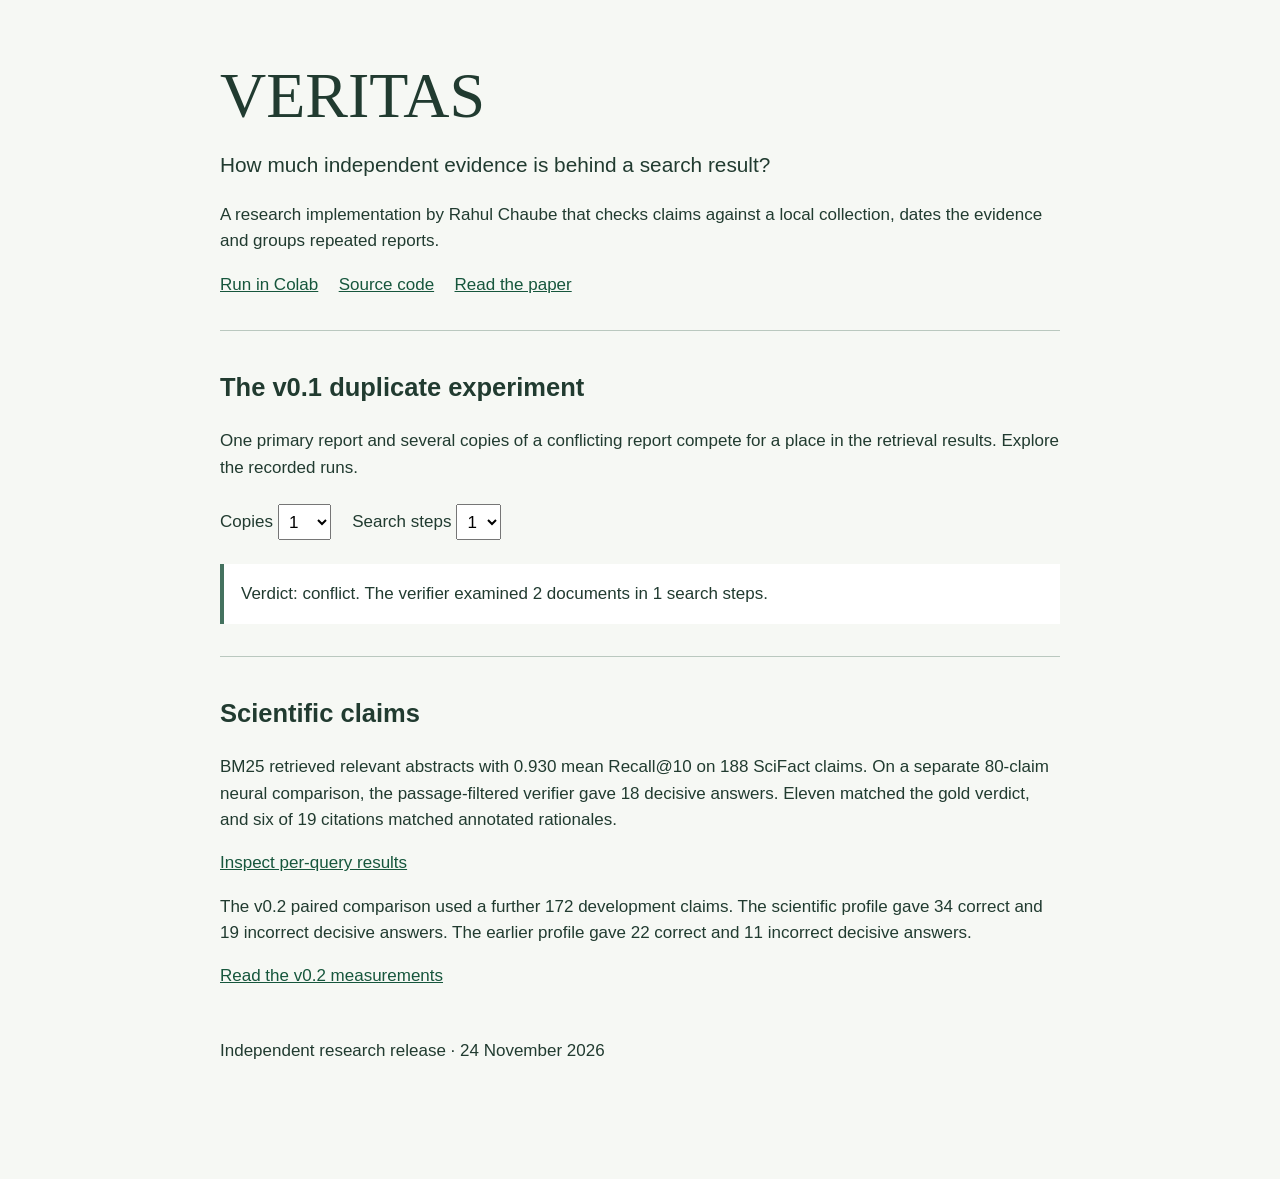
<file: docs/index.html>
<!doctype html>
<html lang="en"><head><meta charset="utf-8"><meta name="viewport" content="width=device-width,initial-scale=1"><title>VERITAS research release</title>
<style>body{font:17px/1.55 "Source Sans 3",Arial,sans-serif;color:#213b30;background:#f6f8f4;margin:0}main{max-width:840px;margin:auto;padding:5vw 5vw 9vw}h1{font:4rem/1 Georgia,serif;margin:0}.lead{font-size:1.3rem}h2{margin-top:2.3rem}a{color:#16563c}nav{display:flex;gap:1.2em;flex-wrap:wrap}section{border-top:1px solid #bac8bf;margin-top:2rem}label{display:inline-block;margin:.4rem 1rem .4rem 0}select{font:inherit;padding:.4rem}.out{border-left:4px solid #44725f;padding:1em;background:white}footer{margin-top:3rem}</style></head>
<body><main><h1>VERITAS</h1><p class="lead">How much independent evidence is behind a search result?</p>
<p>A research implementation by Rahul Chaube that checks claims against a local collection, dates the evidence and groups repeated reports.</p><nav><a href="https://colab.research.google.com/github/Rahulchaube1/veritas/blob/main/notebooks/veritas.ipynb">Run in Colab</a><a href="https://github.com/Rahulchaube1/veritas">Source code</a><a href="https://github.com/Rahulchaube1/veritas/raw/main/paper/veritas.pdf">Read the paper</a></nav>
<section><h2>The v0.1 duplicate experiment</h2><p>One primary report and several copies of a conflicting report compete for a place in the retrieval results. Explore the recorded runs.</p><label>Copies <select id="copies"><option>1</option><option>2</option><option>4</option><option>8</option><option>16</option></select></label>
<label>Search steps <select id="steps"><option>1</option><option>2</option><option>5</option></select></label><p class="out" id="out" aria-live="polite">Loading the experiment…</p></section>
<section><h2>Scientific claims</h2><p>BM25 retrieved relevant abstracts with 0.930 mean Recall@10 on 188 SciFact claims. On a separate 80-claim neural comparison, the passage-filtered verifier gave 18 decisive answers. Eleven matched the gold verdict, and six of 19 citations matched annotated rationales.</p><a href="https://github.com/Rahulchaube1/veritas/tree/main/results">Inspect per-query results</a><p>The v0.2 paired comparison used a further 172 development claims. The scientific profile gave 34 correct and 19 incorrect decisive answers. The earlier profile gave 22 correct and 11 incorrect decisive answers.</p><a href="https://github.com/Rahulchaube1/veritas/blob/v0.2.0/docs/verification-v0.2.md">Read the v0.2 measurements</a></section>
<footer>Independent research release · 24 November 2026</footer></main>
<script>
fetch('crowding.json').then(r=>r.json()).then(data=>{
const copies=document.querySelector('#copies'),steps=document.querySelector('#steps'),out=document.querySelector('#out');
function render(){const r=data.find(v=>v.copies===Number(copies.value)&&v.budget===Number(steps.value));out.textContent='Verdict: '+r.verdict+'. The verifier examined '+r.examined+' documents in '+r.steps+' search steps.';}
copies.onchange=steps.onchange=render;render();
}).catch(()=>{document.querySelector('#out').textContent='Recorded results could not be loaded.';});
</script></body></html>
</file>
